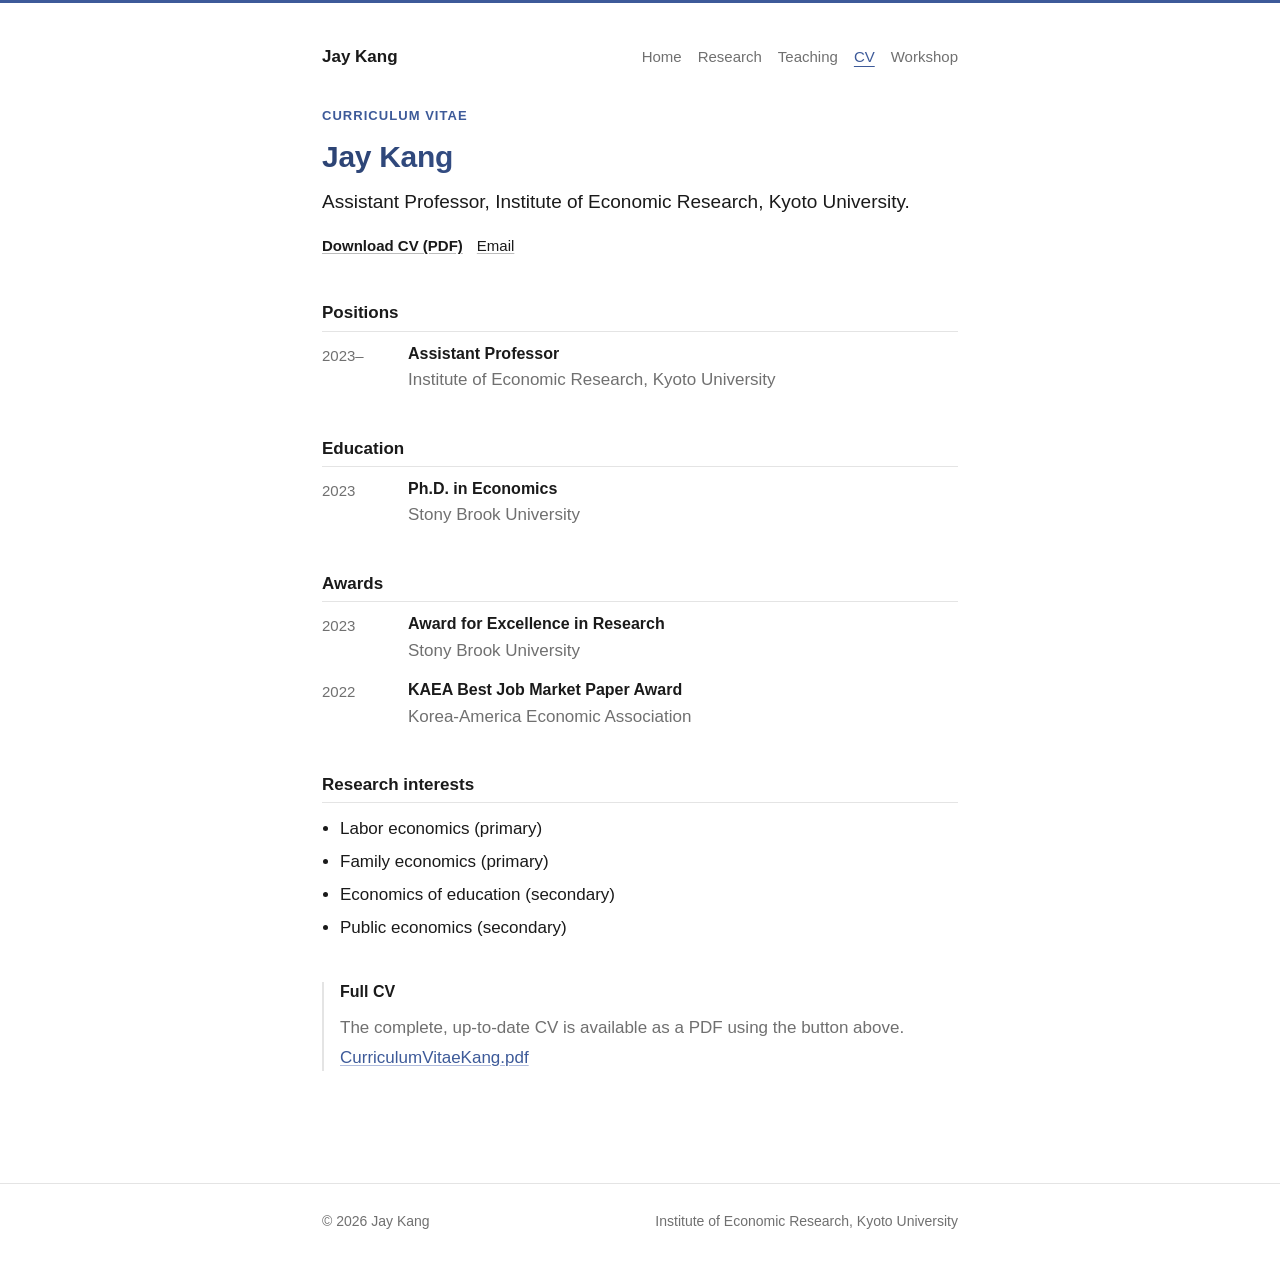
<file: cv.html>
<!doctype html>
<html lang="en">
<head>
  <meta charset="utf-8">
  <!-- Google Analytics (GA4) -->
  <script async src="https://www.googletagmanager.com/gtag/js?id=G-Q5BE9JWGGD"></script>
  <script>
    window.dataLayer = window.dataLayer || [];
    function gtag(){dataLayer.push(arguments);}
    gtag('js', new Date());
    gtag('config', 'G-Q5BE9JWGGD');
  </script>
  <meta name="viewport" content="width=device-width, initial-scale=1">
  <meta name="description" content="CV of Jay Kang.">
  <title>CV | Jay Kang</title>
  <link rel="stylesheet" href="assets/css/style.css">
  <!-- Teradive analytics -->
  <script>
  (function() {
    var d=document,s=d.createElement('script');
    s.src='https://teradive.com/t/0111522965ee/tracker.js';
    s.async=true;
    d.head.appendChild(s);
  })();
  </script>
</head>
<body>
  <header class="site-header">
    <div class="container nav-wrap">
      <a class="brand" href="index.html">Jay Kang</a>
      <nav class="nav" aria-label="Main navigation">
        <a href="index.html">Home</a>
        <a href="research.html">Research</a>
        <a href="teaching.html">Teaching</a>
        <a class="active" href="cv.html">CV</a>
        <a href="workshop.html">Workshop</a>
      </nav>
    </div>
  </header>

  <main>
    <div class="container">
      <section class="page-title">
        <p class="kicker">Curriculum Vitae</p>
        <h1>Jay Kang</h1>
        <p class="lead">Assistant Professor, Institute of Economic Research, Kyoto University.</p>
        <div class="button-row">
          <a class="button primary" href="https://jaykanglabor.github.io/jobmarket/CurriculumVitaeKang.pdf">Download CV (PDF)</a>
          <a class="button" href="mailto:jay.kang@kier.kyoto-u.ac.jp">Email</a>
        </div>
      </section>

      <div class="two-column">
        <section>
          <h2>Positions</h2>
          <div class="timeline">
            <div class="timeline-item">
              <div class="year">2023–</div>
              <div>
                <h3>Assistant Professor</h3>
                <p>Institute of Economic Research, Kyoto University</p>
              </div>
            </div>
          </div>

          <h2>Education</h2>
          <div class="timeline">
            <div class="timeline-item">
              <div class="year">2023</div>
              <div>
                <h3>Ph.D. in Economics</h3>
                <p>Stony Brook University</p>
              </div>
            </div>
          </div>

          <h2>Awards</h2>
          <div class="timeline">
            <div class="timeline-item">
              <div class="year">2023</div>
              <div>
                <h3>Award for Excellence in Research</h3>
                <p>Stony Brook University</p>
              </div>
            </div>
            <div class="timeline-item">
              <div class="year">2022</div>
              <div>
                <h3>KAEA Best Job Market Paper Award</h3>
                <p>Korea-America Economic Association</p>
              </div>
            </div>
          </div>

          <h2>Research interests</h2>
          <ul class="list-plain">
            <li>Labor economics (primary)</li>
            <li>Family economics (primary)</li>
            <li>Economics of education (secondary)</li>
            <li>Public economics (secondary)</li>
          </ul>
        </section>

        <aside class="notice">
          <h3>Full CV</h3>
          <p>The complete, up-to-date CV is available as a PDF using the button above.</p>
          <p><a href="https://jaykanglabor.github.io/jobmarket/CurriculumVitaeKang.pdf">CurriculumVitaeKang.pdf</a></p>
        </aside>
      </div>
    </div>
  </main>

  <footer class="site-footer">
    <div class="container footer-wrap">
      <span>© 2026 Jay Kang</span>
      <span>Institute of Economic Research, Kyoto University</span>
    </div>
  </footer>
</body>
</html>
</file>
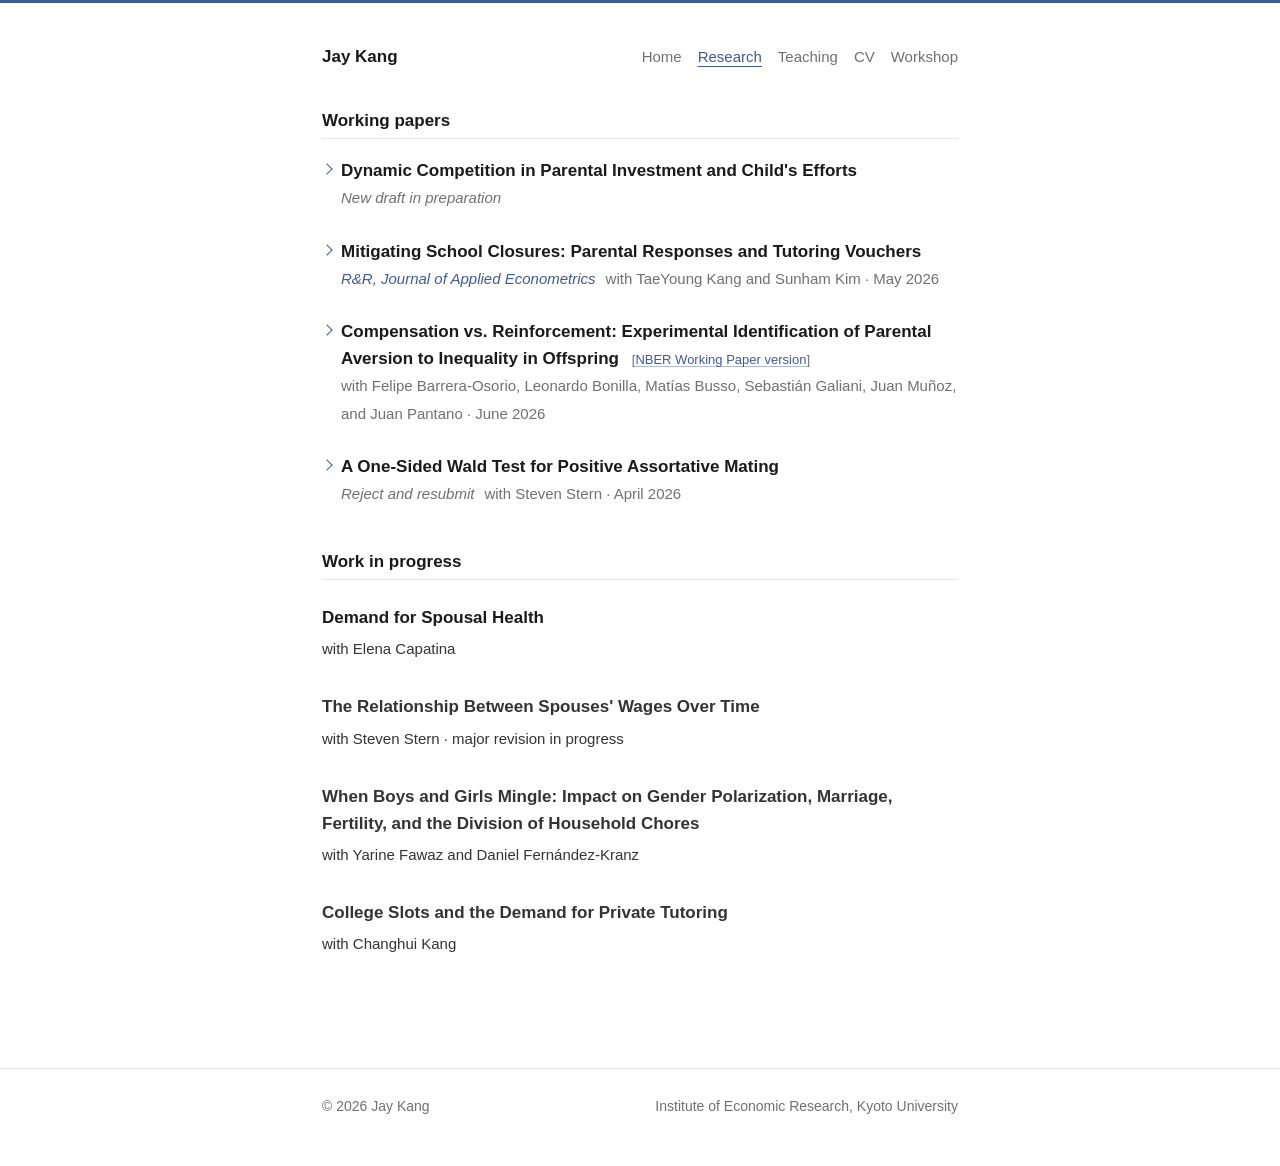
<file: research.html>
<!doctype html>
<html lang="en">
<head>
  <meta charset="utf-8">
  <!-- Google Analytics (GA4) -->
  <script async src="https://www.googletagmanager.com/gtag/js?id=G-Q5BE9JWGGD"></script>
  <script>
    window.dataLayer = window.dataLayer || [];
    function gtag(){dataLayer.push(arguments);}
    gtag('js', new Date());
    gtag('config', 'G-Q5BE9JWGGD');
  </script>
  <meta name="viewport" content="width=device-width, initial-scale=1">
  <meta name="description" content="Research by Jay Kang.">
  <title>Research | Jay Kang</title>
  <link rel="stylesheet" href="assets/css/style.css">
  <!-- Teradive analytics -->
  <script>
  (function() {
    var d=document,s=d.createElement('script');
    s.src='https://teradive.com/t/0111522965ee/tracker.js';
    s.async=true;
    d.head.appendChild(s);
  })();
  </script>
</head>
<body>
  <header class="site-header">
    <div class="container nav-wrap">
      <a class="brand" href="index.html">Jay Kang</a>
      <nav class="nav" aria-label="Main navigation">
        <a href="index.html">Home</a>
        <a class="active" href="research.html">Research</a>
        <a href="teaching.html">Teaching</a>
        <a href="cv.html">CV</a>
        <a href="workshop.html">Workshop</a>
      </nav>
    </div>
  </header>

  <main>
    <div class="container">
      <h2>Working papers</h2>
      <div class="paper-list">
        <details class="paper">
          <summary>
            <a class="paper-title" href="https://jaykanglabor.github.io/jobmarket/Tournament_December.pdf" target="_blank" rel="noopener" onclick="event.stopPropagation()">Dynamic Competition in Parental Investment and Child's Efforts</a>
            <span class="paper-meta"><span class="badge">New draft in preparation</span></span>
          </summary>
          <div class="paper-body">
            <p>Competition for limited seats in prestigious colleges generates a "rat-race" equilibrium effect, driving demand for parental investment. Using admissions cutoffs, I document that attending a more prestigious college tier yields a substantial initial income premium—controlling for college entrance exam scores—with this gap widening over the lifecycle. I develop and estimate a dynamic tournament model in which each household chooses tutoring quality, tutoring hours, and student self-study hours. The model explains persistently high educational investment despite modest effects on test scores, as students maintain investment to avoid dropping to lower tiers. Using the estimated model, I find that a substantial portion of tutoring is driven by the competition channel. Counterfactual analysis shows that expanding elite college seats improves household welfare by reducing tutoring expenditure and hours.</p>
            <p class="paper-note"><span class="note-label">Previously circulated as</span> "Parental Investment, Child's Efforts, and Intergenerational Mobility."</p>
            <p class="paper-note"><span class="note-label">Recognition</span> KAEA Best Job Market Paper Award (2022); Award for Excellence in Research (Dissertation Award), Stony Brook University (2023).</p>
            <p class="paper-note"><span class="note-label">Presented at</span> Hitotsubashi University, Stone Center at U Chicago, GRIPS, Toulouse Economics of Education Workshop, University of Southampton, SOLE, SEHO, Kansai Labor, Yokohama National University, Korea University, Mannheim Family Economics Workshop, UNSW, ANU, Kyoto University, IAAE, University of Gothenburg, Missouri University of Science &amp; Technology, KDI, KIEP, KLI, SEA, DSE Summer School, AASLE, SBU Game Theory, and WEAI.</p>
            <div class="paper-links">
              <a href="https://jaykanglabor.github.io/jobmarket/Kang_JMP_draft.pdf">January 2023 draft</a>
            </div>
          </div>
        </details>

        <details class="paper">
          <summary>
            <a class="paper-title" href="https://jaykanglabor.github.io/jobmarket/KangKangKim_Voucher.pdf" target="_blank" rel="noopener" onclick="event.stopPropagation()">Mitigating School Closures: Parental Responses and Tutoring Vouchers</a>
            <span class="paper-meta"><span class="badge badge-rr">R&amp;R, Journal of Applied Econometrics</span>with TaeYoung Kang and Sunham Kim · May 2026</span>
          </summary>
          <div class="paper-body">
            <p>We investigate how reduced in-person school days affect educational inequality through parental responses. Exploiting quasi-experimental variation in school-level in-person days and a linked administrative–survey panel, we find that each ten-day loss increases household tutoring expenditure by 4 percent and within-school test-score dispersion by 25 percent. We build and estimate a household choice model in which formal schooling and tutoring jointly generate test scores. Estimates suggest that tutoring substitutes for in-person days and that closures burden low-income households disproportionately. Counterfactual simulations show that a means-tested tutoring-voucher program matches the overall inequality reduction of a universal scheme while cutting costs by 20 percent.</p>
            <p class="paper-note"><span class="note-label">Media coverage</span> The Kyunghyang Shinmun.</p>
          </div>
        </details>

        <details class="paper">
          <summary>
            <span class="paper-headline">
              <a class="paper-title" href="https://papers.ssrn.com/sol3/papers.cfm?abstract_id=6966958" target="_blank" rel="noopener" onclick="event.stopPropagation()">Compensation vs. Reinforcement: Experimental Identification of Parental Aversion to Inequality in Offspring</a>
              <span class="paper-ref">[<a href="https://www.nber.org/papers/w35375" target="_blank" rel="noopener" onclick="event.stopPropagation()">NBER Working Paper version</a>]</span>
            </span>
            <span class="paper-meta">with Felipe Barrera-Osorio, Leonardo Bonilla, Matías Busso, Sebastián Galiani, Juan Muñoz, and Juan Pantano · June 2026</span>
          </summary>
          <div class="paper-body">
            <p>Parents may invest differently across children by compensating the disadvantaged child or by reinforcing the child with higher expected returns. We study this question using a conditional cash transfer experiment that uniquely randomized transfers at the student level, generating exogenous variation in transfer exposure across siblings within the same household. The transfers increased short-run attendance among treated students but generated negative spillovers on untreated siblings: untreated siblings of treated students were 3.7 percentage points less likely to graduate from college, a decline of about 30 percent relative to the control mean. We interpret these effects using a dynamic model of household schooling decisions that identifies parental aversion to inequality in children's educational outcomes. The estimated model implies limited aversion to inequality in children's educational outcomes and reproduces held-out treatment effects not used in estimation. A decomposition shows that the negative spillover is primarily driven by substitution in educational investments toward the treated child.</p>
            <p class="paper-note"><span class="note-label">Presented at</span> Seoul National University, Aoyama Gakuin University, Australian National University, University of Technology Sydney, Korea University, Kyoto University, ISER at Osaka University, the Labor Economics Workshop at the University of Tokyo, AASLE 2023, SOLE/AASLE/EALE 2025, the Sejong Applied Micro Workshop, and the Econometric Society World Congress. Coauthors' presentations are not included.</p>
            <div class="paper-links">
              <a href="https://www.socialscienceregistry.org/trials/7719">AEA RCT Registry</a>
            </div>
          </div>
        </details>

        <details class="paper">
          <summary>
            <a class="paper-title" href="https://jaykanglabor.github.io/jobmarket/assortativematingeasytest.pdf" target="_blank" rel="noopener" onclick="event.stopPropagation()">A One-Sided Wald Test for Positive Assortative Mating</a>
            <span class="paper-meta"><span class="badge">Reject and resubmit</span>with Steven Stern · April 2026</span>
          </summary>
          <div class="paper-body">
            <p>We develop a one-sided Wald test for positive assortative mating (PAM) that tests the null hypothesis of random matching against the alternative of PAM. By framing the problem as testing equality constraints against inequality constraints, our test statistic follows a chi-bar-squared distribution under the null. Monte Carlo simulations demonstrate that the test performs well under weak assortative mating and moderate sample sizes. Empirical applications using CPS data confirm that our method effectively detects PAM on predicted wages.</p>
          </div>
        </details>
      </div>

      <h2>Work in progress</h2>
      <div class="paper-list">
        <article class="paper">
          <p class="paper-title"><a href="https://jaykanglabor.github.io/jobmarket/Demand%20for%20Spousal%20Health.pdf" target="_blank" rel="noopener">Demand for Spousal Health</a></p>
          <p class="paper-meta">with Elena Capatina</p>
        </article>

        <article class="paper">
          <p class="paper-title">The Relationship Between Spouses' Wages Over Time</p>
          <p class="paper-meta">with Steven Stern · major revision in progress</p>
        </article>

        <article class="paper">
          <p class="paper-title">When Boys and Girls Mingle: Impact on Gender Polarization, Marriage, Fertility, and the Division of Household Chores</p>
          <p class="paper-meta">with Yarine Fawaz and Daniel Fernández-Kranz</p>
        </article>

        <article class="paper">
          <p class="paper-title">College Slots and the Demand for Private Tutoring</p>
          <p class="paper-meta">with Changhui Kang</p>
        </article>
      </div>

    </div>
  </main>

  <footer class="site-footer">
    <div class="container footer-wrap">
      <span>© 2026 Jay Kang</span>
      <span>Institute of Economic Research, Kyoto University</span>
    </div>
  </footer>
</body>
</html>
</file>
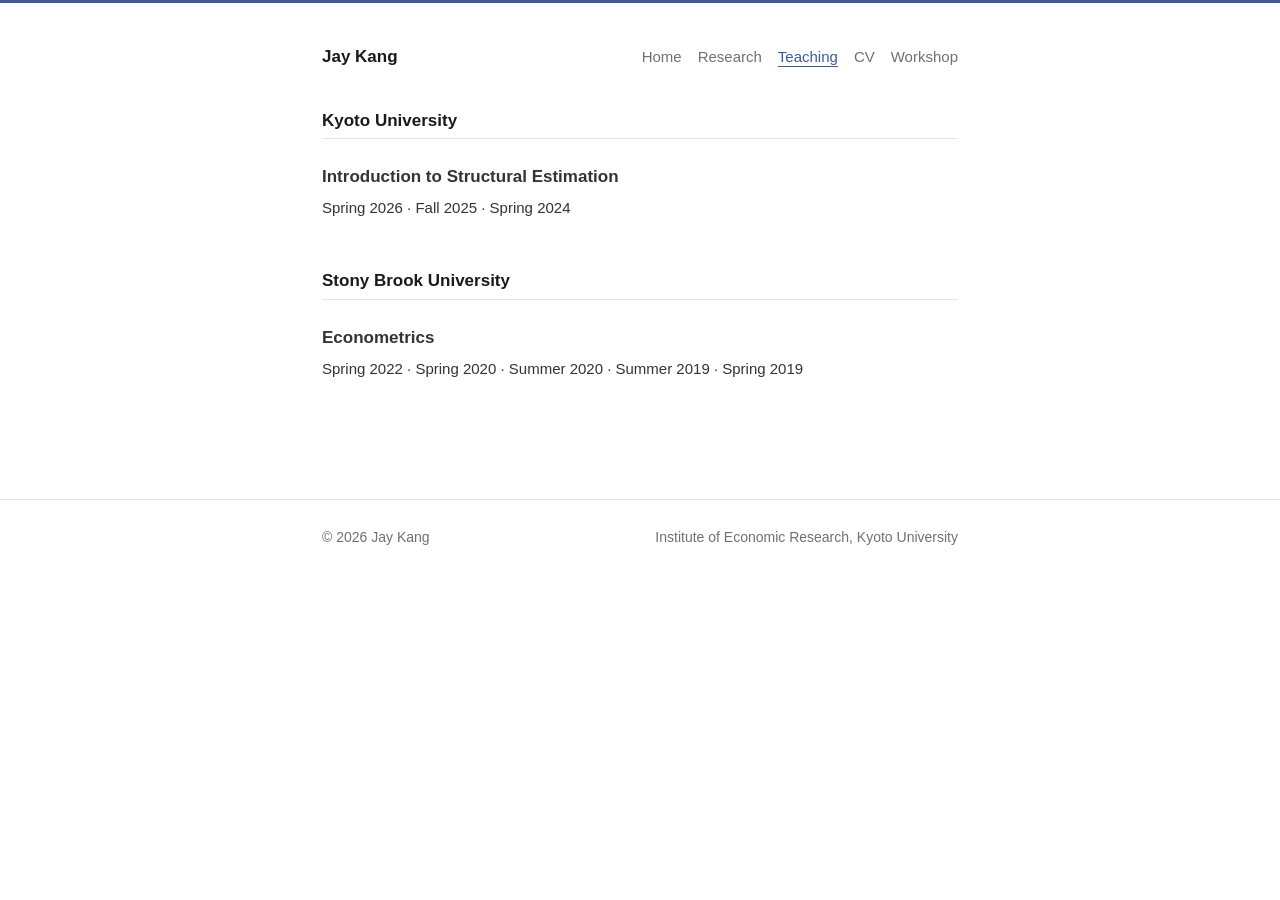
<file: teaching.html>
<!doctype html>
<html lang="en">
<head>
  <meta charset="utf-8">
  <!-- Google Analytics (GA4) -->
  <script async src="https://www.googletagmanager.com/gtag/js?id=G-Q5BE9JWGGD"></script>
  <script>
    window.dataLayer = window.dataLayer || [];
    function gtag(){dataLayer.push(arguments);}
    gtag('js', new Date());
    gtag('config', 'G-Q5BE9JWGGD');
  </script>
  <meta name="viewport" content="width=device-width, initial-scale=1">
  <meta name="description" content="Teaching by Jay Kang.">
  <title>Teaching | Jay Kang</title>
  <link rel="stylesheet" href="assets/css/style.css">
  <!-- Teradive analytics -->
  <script>
  (function() {
    var d=document,s=d.createElement('script');
    s.src='https://teradive.com/t/0111522965ee/tracker.js';
    s.async=true;
    d.head.appendChild(s);
  })();
  </script>
</head>
<body>
  <header class="site-header">
    <div class="container nav-wrap">
      <a class="brand" href="index.html">Jay Kang</a>
      <nav class="nav" aria-label="Main navigation">
        <a href="index.html">Home</a>
        <a href="research.html">Research</a>
        <a class="active" href="teaching.html">Teaching</a>
        <a href="cv.html">CV</a>
        <a href="workshop.html">Workshop</a>
      </nav>
    </div>
  </header>

  <main>
    <div class="container">
      <h2>Kyoto University</h2>
      <div class="paper-list">
        <article class="paper">
          <p class="paper-title">Introduction to Structural Estimation</p>
          <p class="paper-meta">Spring 2026 · Fall 2025 · Spring 2024</p>
          <p></p>
        </article>
      </div>

      <h2>Stony Brook University</h2>
      <div class="paper-list">
        <article class="paper">
          <p class="paper-title">Econometrics</p>
          <p class="paper-meta">Spring 2022 · Spring 2020 · Summer 2020 · Summer 2019 · Spring 2019</p>
          <p></p>
        </article>
      </div>
    </div>
  </main>

  <footer class="site-footer">
    <div class="container footer-wrap">
      <span>© 2026 Jay Kang</span>
      <span>Institute of Economic Research, Kyoto University</span>
    </div>
  </footer>
</body>
</html>
</file>
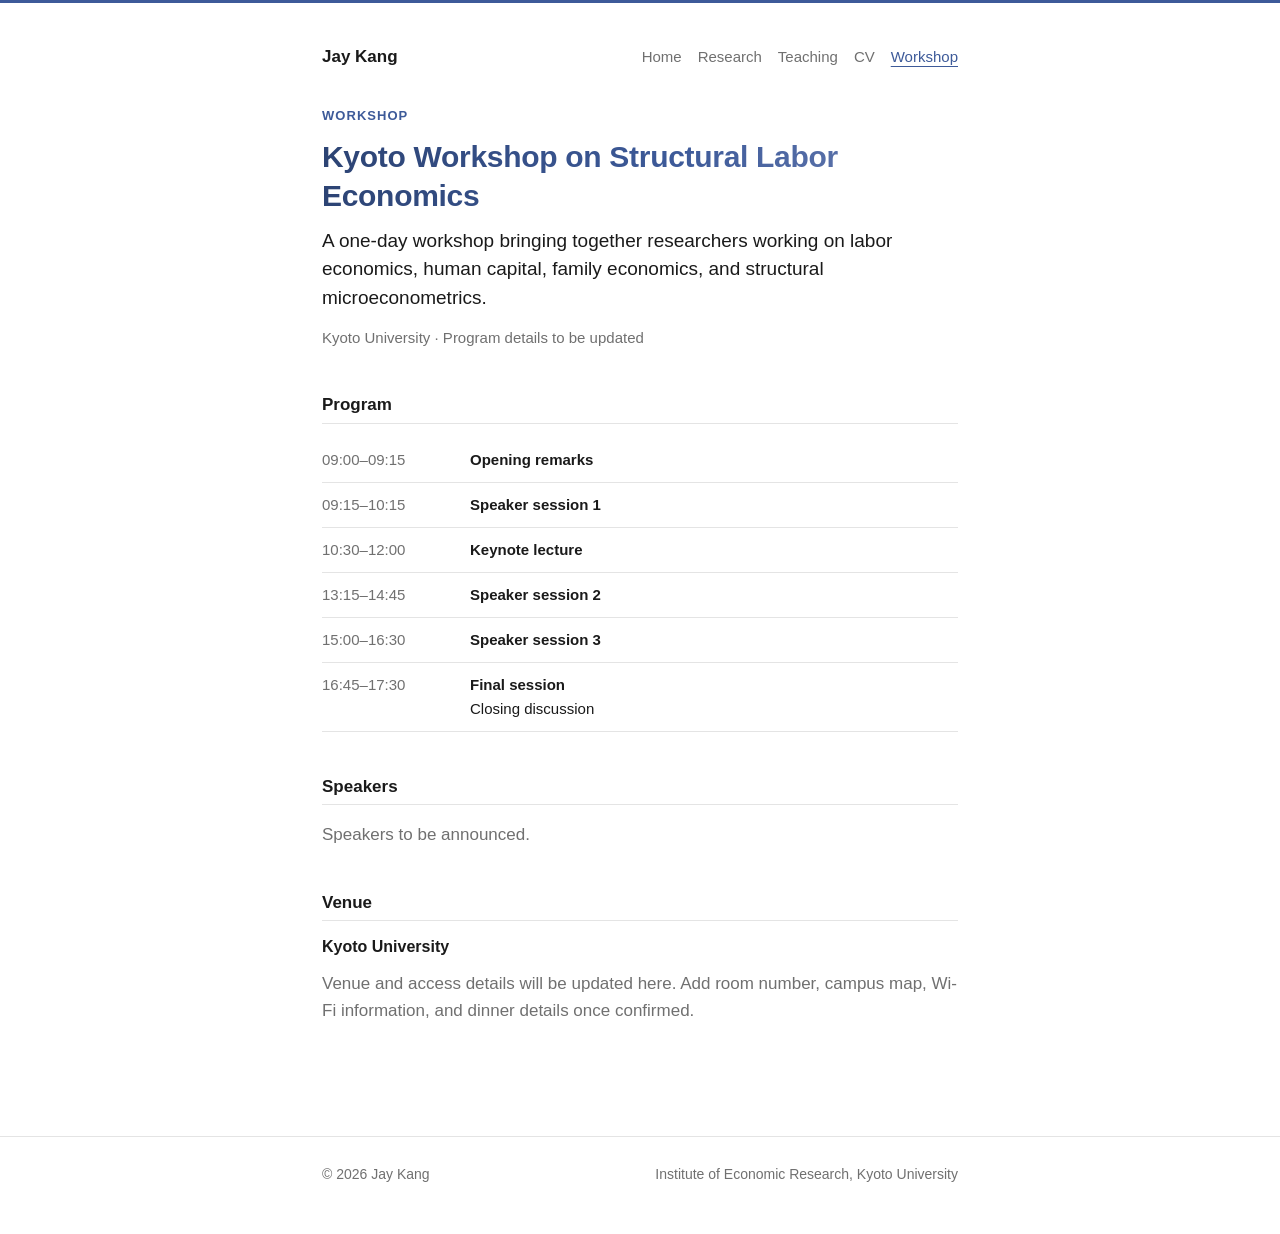
<file: workshop.html>
<!doctype html>
<html lang="en">
<head>
  <meta charset="utf-8">
  <!-- Google Analytics (GA4) -->
  <script async src="https://www.googletagmanager.com/gtag/js?id=G-Q5BE9JWGGD"></script>
  <script>
    window.dataLayer = window.dataLayer || [];
    function gtag(){dataLayer.push(arguments);}
    gtag('js', new Date());
    gtag('config', 'G-Q5BE9JWGGD');
  </script>
  <meta name="viewport" content="width=device-width, initial-scale=1">
  <meta name="description" content="Workshop activities organized by Jay Kang.">
  <title>Workshop | Jay Kang</title>
  <link rel="stylesheet" href="assets/css/style.css">
  <!-- Teradive analytics -->
  <script>
  (function() {
    var d=document,s=d.createElement('script');
    s.src='https://teradive.com/t/0111522965ee/tracker.js';
    s.async=true;
    d.head.appendChild(s);
  })();
  </script>
</head>
<body>
  <header class="site-header">
    <div class="container nav-wrap">
      <a class="brand" href="index.html">Jay Kang</a>
      <nav class="nav" aria-label="Main navigation">
        <a href="index.html">Home</a>
        <a href="research.html">Research</a>
        <a href="teaching.html">Teaching</a>
        <a href="cv.html">CV</a>
        <a class="active" href="workshop.html">Workshop</a>
      </nav>
    </div>
  </header>

  <main>
    <div class="container">
      <section class="workshop-hero">
        <p class="kicker">Workshop</p>
        <h1>Kyoto Workshop on Structural Labor Economics</h1>
        <p class="lead">A one-day workshop bringing together researchers working on labor economics, human capital, family economics, and structural microeconometrics.</p>
        <p class="meta-line">Kyoto University · Program details to be updated</p>
      </section>

      <h2>Program</h2>
      <div class="schedule">
        <div class="schedule-row">
          <div class="schedule-time">09:00–09:15</div>
          <div><strong>Opening remarks</strong></div>
        </div>
        <div class="schedule-row">
          <div class="schedule-time">09:15–10:15</div>
          <div><strong>Speaker session 1</strong></div>
        </div>
        <div class="schedule-row">
          <div class="schedule-time">10:30–12:00</div>
          <div><strong>Keynote lecture</strong></div>
        </div>
        <div class="schedule-row">
          <div class="schedule-time">13:15–14:45</div>
          <div><strong>Speaker session 2</strong></div>
        </div>
        <div class="schedule-row">
          <div class="schedule-time">15:00–16:30</div>
          <div><strong>Speaker session 3</strong></div>
        </div>
        <div class="schedule-row">
          <div class="schedule-time">16:45–17:30</div>
          <div><strong>Final session</strong><br>Closing discussion</div>
        </div>
      </div>

      <h2>Speakers</h2>
      <div class="notice">
        <p>Speakers to be announced.</p>
      </div>

      <h2>Venue</h2>
      <div class="notice">
        <h3>Kyoto University</h3>
        <p>Venue and access details will be updated here. Add room number, campus map, Wi-Fi information, and dinner details once confirmed.</p>
      </div>
    </div>
  </main>

  <footer class="site-footer">
    <div class="container footer-wrap">
      <span>© 2026 Jay Kang</span>
      <span>Institute of Economic Research, Kyoto University</span>
    </div>
  </footer>
</body>
</html>
</file>
<file: assets/css/style.css>
/*
  Hyunjae (Jay) Kang — minimal academic website
  Plain HTML/CSS. No build step. Text-first, single column.
*/

:root {
  --ink: #1a1a1a;
  --muted: #707070;
  --line: #e4e4e4;
  --link: #1a1a1a;
  --accent: #3d5a99;        /* refined slate indigo */
  --accent-deep: #2c4373;   /* darker, for hover/contrast */
  --accent-soft: #aebbdd;   /* light tint for underlines */
  --max-width: 680px;
}

* {
  box-sizing: border-box;
}

html {
  -webkit-text-size-adjust: 100%;
}

body {
  margin: 0;
  background: #fff;
  color: var(--ink);
  font-family: -apple-system, BlinkMacSystemFont, "Segoe UI", Roboto, Helvetica, Arial, sans-serif;
  font-size: 17px;
  line-height: 1.6;
  -webkit-font-smoothing: antialiased;
  border-top: 3px solid var(--accent);
}

img {
  max-width: 100%;
  display: block;
}

a {
  color: var(--accent);
  text-decoration: underline;
  text-underline-offset: 2px;
  text-decoration-thickness: 1px;
  text-decoration-color: var(--accent-soft);
}

a:hover,
a:focus {
  color: var(--accent-deep);
  text-decoration-color: var(--accent);
}

.container {
  max-width: var(--max-width);
  margin: 0 auto;
  padding: 0 22px;
}

/* ---------- Header / nav ---------- */

.site-header {
  padding: 40px 0 0;
}

.nav-wrap {
  display: flex;
  align-items: baseline;
  justify-content: space-between;
  gap: 18px;
  flex-wrap: wrap;
}

.brand {
  font-size: 17px;
  font-weight: 600;
  color: var(--ink);
  text-decoration: none;
  letter-spacing: 0;
}

.brand:hover,
.brand:focus {
  color: var(--accent);
}

.nav {
  display: flex;
  flex-wrap: wrap;
  gap: 16px;
  font-size: 15px;
}

.nav a {
  color: var(--muted);
  text-decoration: none;
  padding: 0;
}

.nav a:hover,
.nav a:focus,
.nav a.active {
  color: var(--accent);
}

.nav a.active {
  text-decoration: underline;
  text-underline-offset: 4px;
  text-decoration-color: var(--accent);
}

/* ---------- Layout ---------- */

main {
  padding: 36px 0 56px;
}

.hero,
.two-column {
  display: block;
}

/* ---------- Intro (text + profile photo) ---------- */

.intro {
  display: flex;
  align-items: flex-start;
  gap: 30px;
}

.intro-text {
  flex: 1 1 auto;
  min-width: 0;
}

.profile-photo {
  flex: none;
  width: 240px;
  height: auto;
  border-radius: 10px;
  border: 1px solid var(--line);
  box-shadow: 0 6px 22px rgba(44, 67, 115, 0.12);
}

/* ---------- Typography ---------- */

.kicker {
  color: var(--accent);
  font-size: 13px;
  font-weight: 600;
  text-transform: uppercase;
  letter-spacing: 0.08em;
  margin: 0 0 10px;
}

h1,
h2,
h3 {
  line-height: 1.3;
  margin: 0 0 12px;
  font-weight: 600;
}

h1 {
  font-size: 30px;
  letter-spacing: -0.01em;
  color: var(--accent-deep); /* fallback if background-clip unsupported */
}

@supports ((-webkit-background-clip: text) or (background-clip: text)) {
  h1 {
    background: linear-gradient(100deg, var(--accent-deep) 0%, var(--accent) 55%, #6b7fb3 100%);
    -webkit-background-clip: text;
    background-clip: text;
    -webkit-text-fill-color: transparent;
    color: transparent;
  }
}

h2 {
  font-size: 17px;
  margin-top: 44px;
  padding-bottom: 6px;
  border-bottom: 1px solid var(--line);
}

.container > h2:first-child {
  margin-top: 4px;
}

h3 {
  font-size: 16px;
}

.lead {
  font-size: 19px;
  line-height: 1.5;
  color: var(--ink);
  margin: 0 0 14px;
}

.meta-line {
  color: var(--muted);
  font-size: 15px;
  margin: 0 0 10px;
}

p {
  margin: 0 0 14px;
}

/* ---------- Links row (replaces buttons) ---------- */

.button-row {
  display: flex;
  flex-wrap: wrap;
  gap: 6px 14px;
  margin: 18px 0 0;
  font-size: 15px;
}

.button {
  display: inline;
  border: 0;
  background: none;
  padding: 0;
  color: var(--link);
  border-radius: 0;
  box-shadow: none;
  font-size: inherit;
  text-decoration: underline;
  text-underline-offset: 2px;
  text-decoration-color: #bdbdbd;
}

.button:hover,
.button:focus {
  text-decoration-color: var(--ink);
}

.button.primary {
  font-weight: 600;
}

/* ---------- Papers / lists ---------- */

.paper-list {
  display: grid;
  gap: 26px;
  margin-top: 18px;
}

.paper,
.tile,
.notice,
.timeline-item,
.schedule-row,
.workshop-hero,
.profile-card {
  background: none;
  border: 0;
  border-radius: 0;
  padding: 0;
  box-shadow: none;
}

.paper-title {
  font-size: 17px;
  font-weight: 600;
  letter-spacing: 0;
  margin: 0 0 3px;
}

/* title doubles as the link to the paper — looks like a title, not a link */
a.paper-title,
.paper-title a {
  color: var(--ink);
  text-decoration: none;
}

a.paper-title:hover,
a.paper-title:focus,
.paper-title a:hover,
.paper-title a:focus {
  color: var(--accent);
  text-decoration: underline;
  text-decoration-color: var(--accent-soft);
  text-underline-offset: 2px;
}

/* a small reference link sitting inline next to the title (e.g., NBER version) */
details.paper > summary .paper-headline {
  display: block;
}

details.paper > summary .paper-headline .paper-title {
  display: inline;
}

.paper-ref {
  margin-left: 8px;
  font-size: 13px;
  font-weight: 500;
  white-space: nowrap;
  color: var(--muted);
}

.paper-meta {
  color: var(--muted);
  font-size: 15px;
  margin: 0 0 6px;
}

.paper p {
  color: #333;
  margin: 6px 0 0;
}

/* supplementary lines inside an expanded paper (presented at, recognition, etc.) */
.paper-body .paper-note {
  color: var(--muted);
  font-size: 14px;
  line-height: 1.55;
  margin: 9px 0 0;
}

.note-label {
  color: var(--accent);
  font-weight: 600;
  margin-right: 4px;
}

.paper-links {
  display: flex;
  flex-wrap: wrap;
  gap: 14px;
  margin-top: 8px;
  font-size: 15px;
}

/* ---------- Collapsible papers (details/summary) ---------- */

details.paper > summary {
  list-style: none;
  cursor: pointer;
  position: relative;
  padding-left: 19px;
  outline: none;
}

details.paper > summary::-webkit-details-marker {
  display: none;
}

/* custom chevron in the accent color */
details.paper > summary::before {
  content: "";
  position: absolute;
  left: 1px;
  top: 8px;
  width: 7px;
  height: 7px;
  border-right: 1.5px solid var(--accent);
  border-bottom: 1.5px solid var(--accent);
  transform: rotate(-45deg);
  transition: transform 0.2s ease;
}

details.paper[open] > summary::before {
  transform: rotate(45deg);
}

details.paper > summary .paper-title {
  display: block;
  margin: 0;
  transition: color 0.15s ease;
}

details.paper > summary .paper-meta {
  margin: 3px 0 0;
}

details.paper > summary:hover .paper-title,
details.paper[open] > summary .paper-title {
  color: var(--accent);
}

details.paper > summary:focus-visible {
  outline: 2px solid var(--accent-soft);
  outline-offset: 3px;
  border-radius: 2px;
}

.paper-body {
  padding-left: 19px;
  margin-top: 8px;
}

details.paper[open] > .paper-body {
  animation: paper-reveal 0.22s ease;
}

@keyframes paper-reveal {
  from {
    opacity: 0;
    transform: translateY(-3px);
  }
  to {
    opacity: 1;
    transform: translateY(0);
  }
}

/* status text, formerly a colored badge */
.badge {
  display: inline;
  border-radius: 0;
  padding: 0;
  background: none;
  color: var(--muted);
  font-size: inherit;
  font-weight: 400;
  font-style: italic;
  margin-right: 10px;
}

/* revise-and-resubmit highlight: mild blue */
.badge-rr {
  color: var(--accent);
}

/* ---------- Section grids -> simple stacked blocks ---------- */

.section-grid {
  display: grid;
  gap: 16px;
  margin-top: 16px;
}

.tile h3 {
  margin-bottom: 2px;
}

.tile p,
.notice p,
.timeline-item p {
  color: var(--muted);
  margin: 2px 0 0;
}

/* ---------- Page title ---------- */

.page-title {
  margin-bottom: 20px;
}

.page-title h1 {
  font-size: 30px;
}

/* ---------- Sidebars / notices ---------- */

.notice {
  margin-top: 16px;
}

.two-column > .notice,
aside.notice {
  border-left: 2px solid var(--line);
  padding-left: 16px;
  margin-top: 40px;
}

.sidebar-note {
  border-left: 2px solid var(--line);
  padding-left: 16px;
  color: var(--muted);
}

.list-plain {
  margin: 8px 0 0;
  padding-left: 18px;
}

.list-plain li + li {
  margin-top: 6px;
}

/* ---------- Timeline (CV) ---------- */

.timeline {
  display: grid;
  gap: 16px;
  margin-top: 8px;
}

.timeline-item {
  display: grid;
  grid-template-columns: 70px minmax(0, 1fr);
  gap: 16px;
}

.timeline-item h3 {
  margin-bottom: 2px;
}

.year {
  color: var(--muted);
  font-weight: 500;
  font-size: 15px;
}

/* ---------- Workshop ---------- */

.workshop-hero {
  margin-bottom: 8px;
}

.schedule {
  display: grid;
  gap: 0;
  margin-top: 14px;
}

.schedule-row {
  display: grid;
  grid-template-columns: 130px minmax(0, 1fr);
  gap: 18px;
  padding: 10px 0;
  border-bottom: 1px solid var(--line);
  font-size: 15px;
}

.schedule-time {
  color: var(--muted);
  font-weight: 500;
  white-space: nowrap;
}

/* ---------- Footer ---------- */

.site-footer {
  border-top: 1px solid var(--line);
  color: var(--muted);
  padding: 26px 0 48px;
  margin-top: 56px;
  font-size: 14px;
}

.footer-wrap {
  display: flex;
  justify-content: space-between;
  gap: 18px;
  flex-wrap: wrap;
}

/* ---------- Responsive ---------- */

@media (max-width: 560px) {
  .timeline-item,
  .schedule-row {
    grid-template-columns: 1fr;
    gap: 2px;
  }

  h1,
  .page-title h1 {
    font-size: 26px;
  }

  .intro {
    flex-direction: column-reverse;
    gap: 18px;
  }

  .profile-photo {
    width: 240px;
  }
}

/* ---------- Print ---------- */

@media print {
  .site-header,
  .site-footer,
  .button-row {
    display: none;
  }

  body {
    color: #000;
    font-size: 12pt;
    border-top: 0;
  }

  h1 {
    background: none;
    -webkit-text-fill-color: #000;
    color: #000;
  }

  main {
    padding: 0;
  }

  .container {
    max-width: none;
    padding: 0;
  }
}
</file>
